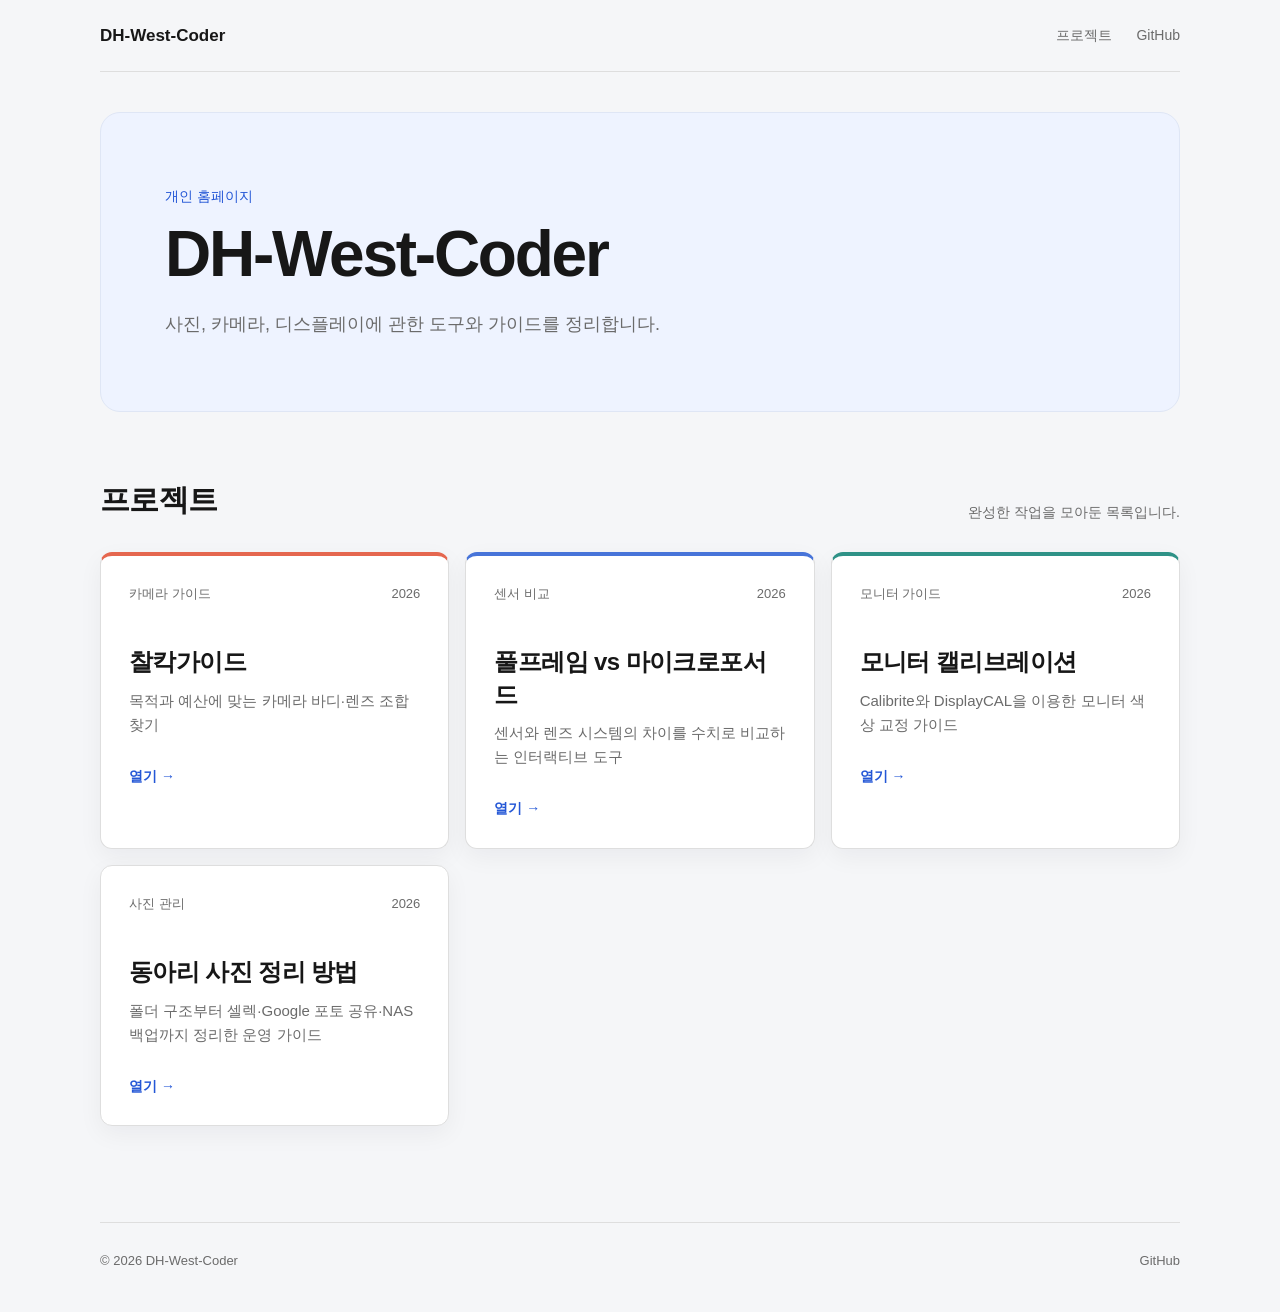
<file: index.html>
<!doctype html>
<html lang="ko">
<head>
  <meta charset="utf-8">
  <meta name="viewport" content="width=device-width, initial-scale=1">
  <meta name="description" content="DH-West-Coder의 사진, 카메라, 디스플레이 프로젝트를 모은 개인 홈페이지입니다.">
  <meta name="theme-color" content="#101114">
  <title>DH-West-Coder | 개인 홈페이지</title>
  <link rel="stylesheet" href="/assets/css/style.css">
</head>
<body>
  <a class="skip-link" href="#projects">프로젝트로 바로가기</a>

  <header class="site-header">
    <a class="brand" href="/" aria-label="홈으로 이동">DH-West-Coder</a>
    <nav aria-label="주요 메뉴">
      <a href="#projects">프로젝트</a>
      <a href="https://github.com/DH-WEST-Coder" target="_blank" rel="noreferrer">GitHub</a>
    </nav>
  </header>

  <main>
    <section class="hero" aria-labelledby="hero-title">
      <p class="eyebrow">개인 홈페이지</p>
      <h1 id="hero-title">DH-West-Coder</h1>
      <p class="hero-copy">
        사진, 카메라, 디스플레이에 관한 도구와 가이드를 정리합니다.
      </p>
    </section>

    <section class="projects" id="projects" aria-labelledby="projects-title">
      <div class="section-heading">
        <h2 id="projects-title">프로젝트</h2>
        <p>완성한 작업을 모아둔 목록입니다.</p>
      </div>

      <div class="project-grid">
        <a class="project-card" href="/camera/">
          <div class="project-meta">
            <span>카메라 가이드</span>
            <span>2026</span>
          </div>
          <h3>찰칵가이드</h3>
          <p>목적과 예산에 맞는 카메라 바디·렌즈 조합 찾기</p>
          <span class="card-action" aria-hidden="true">열기 →</span>
        </a>

        <a class="project-card" href="/camera/full-frame-vs-mft/">
          <div class="project-meta">
            <span>센서 비교</span>
            <span>2026</span>
          </div>
          <h3>풀프레임 vs 마이크로포서드</h3>
          <p>센서와 렌즈 시스템의 차이를 수치로 비교하는 인터랙티브 도구</p>
          <span class="card-action" aria-hidden="true">열기 →</span>
        </a>

        <a class="project-card" href="/monitor/">
          <div class="project-meta">
            <span>모니터 가이드</span>
            <span>2026</span>
          </div>
          <h3>모니터 캘리브레이션</h3>
          <p>Calibrite와 DisplayCAL을 이용한 모니터 색상 교정 가이드</p>
          <span class="card-action" aria-hidden="true">열기 →</span>
        </a>

        <a class="project-card" href="/photo-archive/">
          <div class="project-meta">
            <span>사진 관리</span>
            <span>2026</span>
          </div>
          <h3>동아리 사진 정리 방법</h3>
          <p>폴더 구조부터 셀렉·Google 포토 공유·NAS 백업까지 정리한 운영 가이드</p>
          <span class="card-action" aria-hidden="true">열기 →</span>
        </a>
      </div>
    </section>
  </main>

  <footer>
    <p>© 2026 DH-West-Coder</p>
    <a href="https://github.com/DH-WEST-coder" target="_blank" rel="noreferrer">GitHub</a>
  </footer>
</body>
</html>
</file>
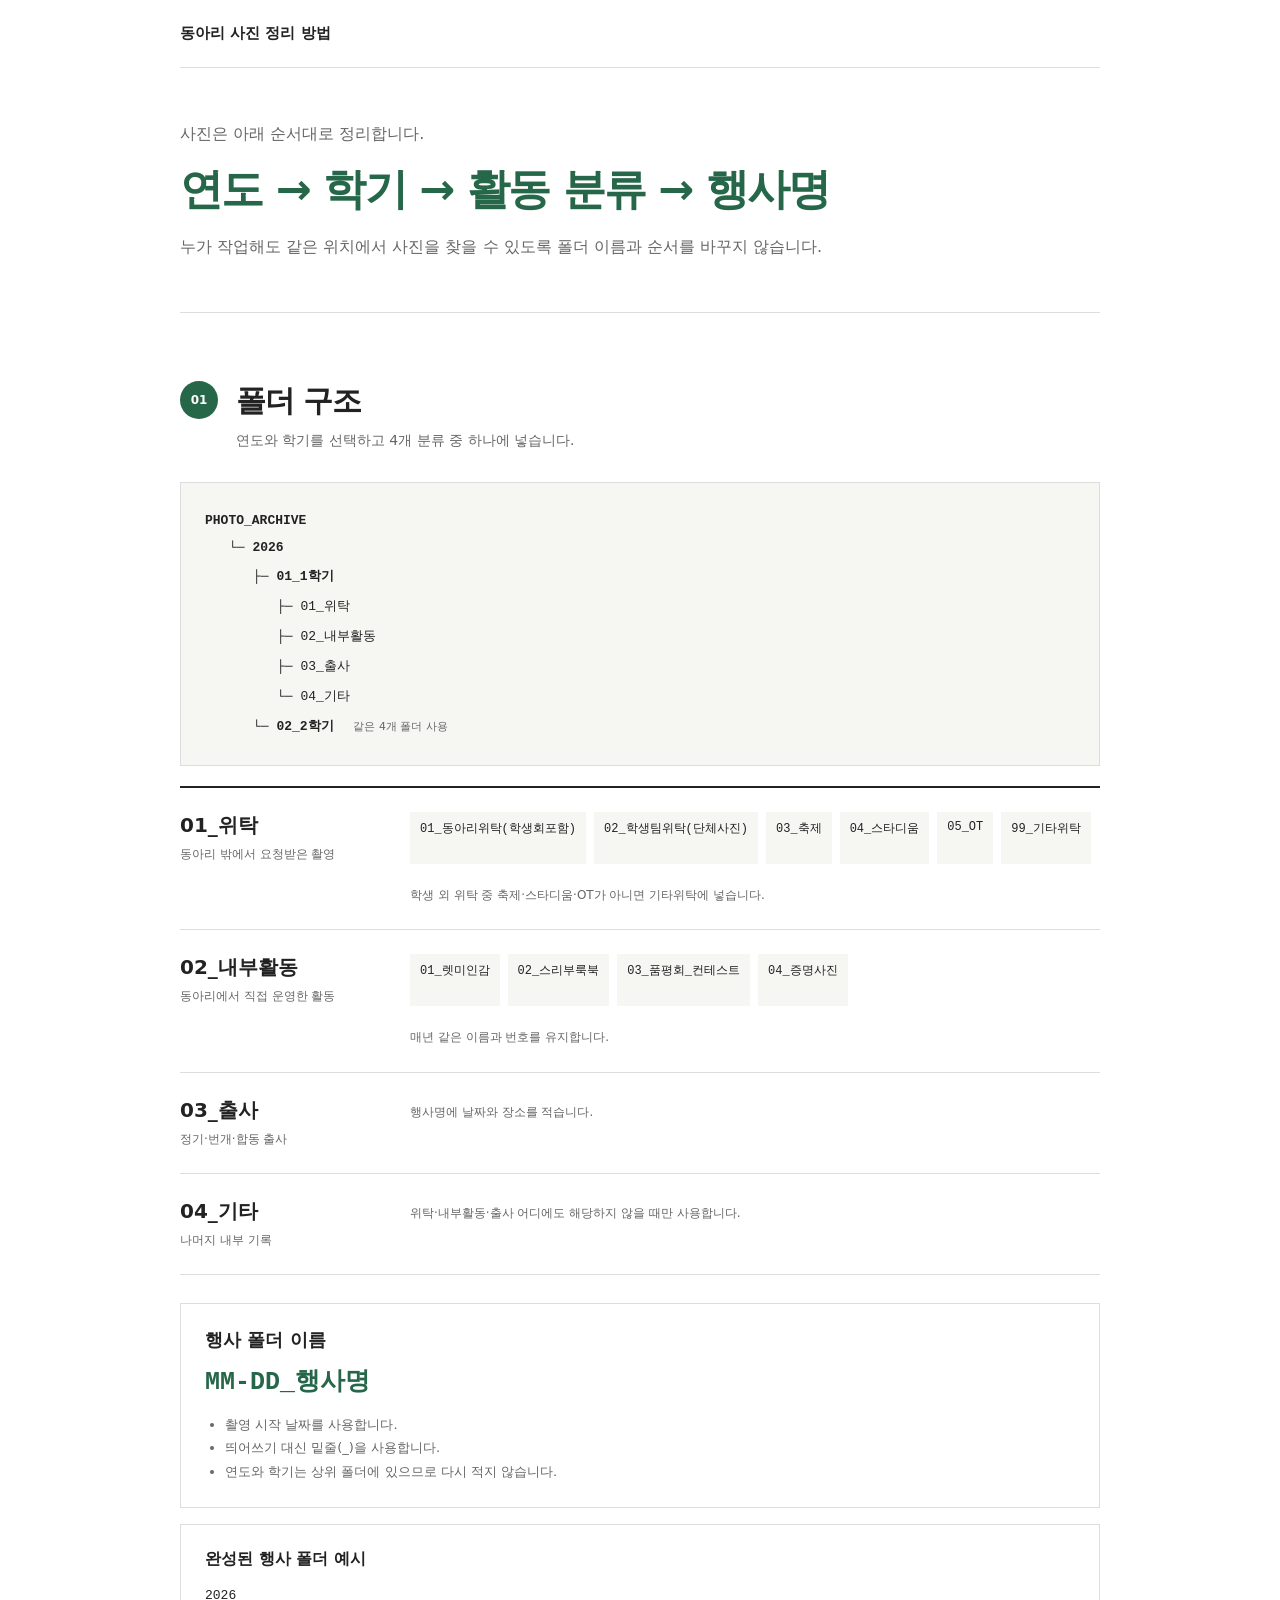
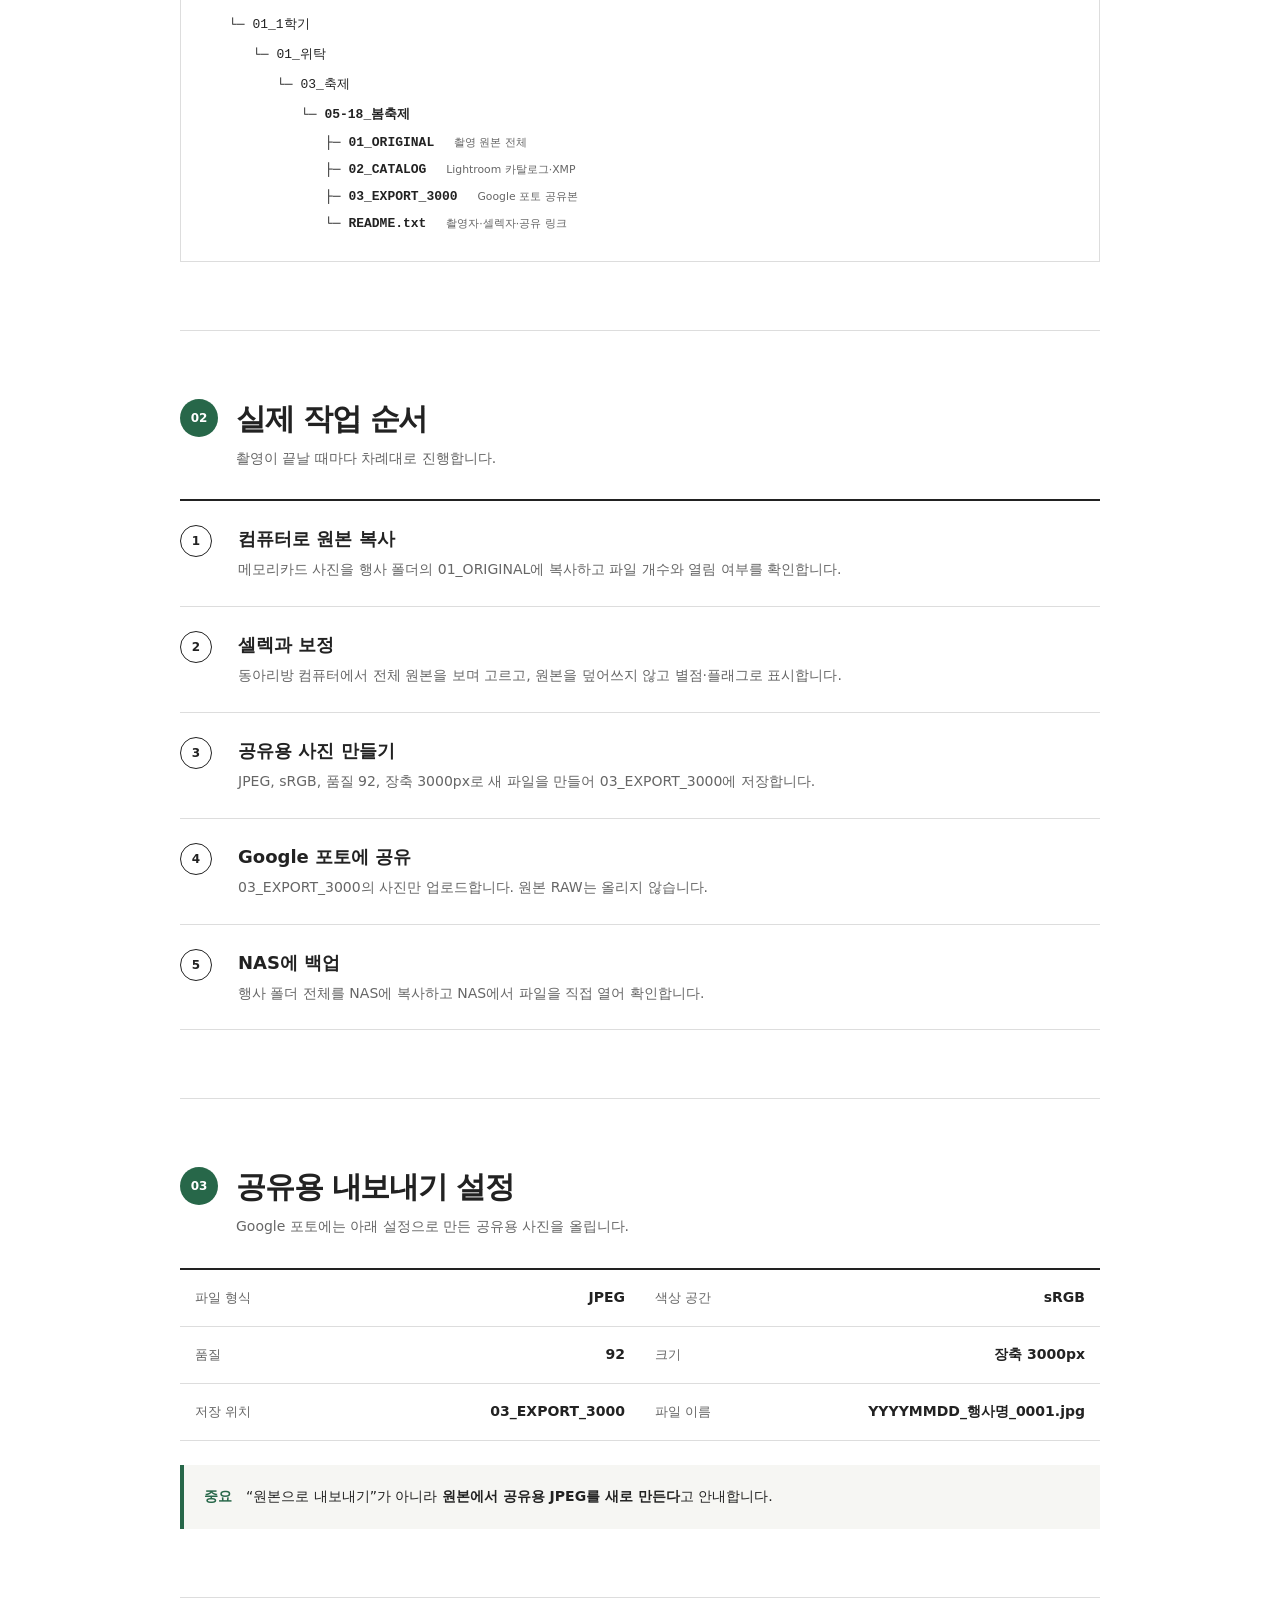
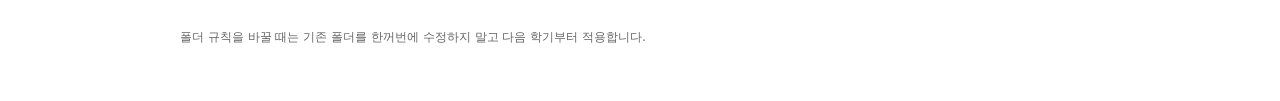
<file: photo-archive/index.html>
<!doctype html>
<html lang="ko">
<head>
  <meta charset="utf-8">
  <meta name="viewport" content="width=device-width, initial-scale=1">
  <meta name="description" content="동아리 사진의 폴더 구조, 셀렉, 공유용 내보내기와 NAS 백업 순서">
  <title>동아리 사진 정리 방법</title>
  <style>
    :root{--ink:#222;--muted:#666;--line:#ddd;--soft:#f6f6f3;--point:#276749}
    *{box-sizing:border-box}html{scroll-behavior:smooth}body{margin:0;color:var(--ink);font-family:Pretendard,"Apple SD Gothic Neo",system-ui,sans-serif;word-break:keep-all}
    main{width:min(920px,calc(100% - 40px));margin:auto}header{min-height:68px;display:flex;align-items:center;border-bottom:1px solid var(--line)}header b{font-size:15px}
    .intro{padding:52px 0;border-bottom:1px solid var(--line)}.intro p{margin:0;color:var(--muted);line-height:1.7}.intro strong{display:block;margin:14px 0;color:var(--point);font-size:clamp(26px,5vw,43px);letter-spacing:-.04em}
    section{padding:68px 0;border-bottom:1px solid var(--line)}.title{margin-bottom:30px;display:grid;grid-template-columns:42px 1fr;gap:14px}.title>span{width:38px;height:38px;display:grid;place-items:center;border-radius:50%;color:#fff;background:var(--point);font-size:12px;font-weight:800}
    h1{margin:0;font-size:30px;letter-spacing:-.04em}.title p{margin:7px 0 0;color:var(--muted);font-size:14px;line-height:1.6}
    .tree,.example{padding:24px;border:1px solid var(--line);background:var(--soft);overflow-x:auto;font-family:ui-monospace,SFMono-Regular,Menlo,monospace}.tree p,.example p{min-width:600px;margin:0;padding:6px 0;font-size:13px}.d1{padding-left:24px!important}.d2{padding-left:48px!important}.d3{padding-left:72px!important}.d4{padding-left:96px!important}.d5{padding-left:120px!important}.tree small,.example small{margin-left:12px;color:var(--muted);font-family:system-ui,sans-serif}
    .groups{margin-top:20px;border-top:2px solid var(--ink)}article{padding:24px 0;display:grid;grid-template-columns:200px 1fr;gap:16px 30px;border-bottom:1px solid var(--line)}article h2{margin:0;font-size:20px}article>div>p,article>small{margin:6px 0 0;color:var(--muted);font-size:12px;line-height:1.6}article ul{margin:0;padding:0;display:flex;flex-wrap:wrap;gap:8px;list-style:none}article li{padding:8px 10px;background:var(--soft);font:12px ui-monospace,SFMono-Regular,Menlo,monospace}article>small{grid-column:2}
    .rule{margin-top:28px;padding:24px;border:1px solid var(--line)}.rule h2{margin:0 0 12px;font-size:18px}.rule code{color:var(--point);font-size:25px;font-weight:800}.rule ul{margin:16px 0 0;padding-left:20px;color:var(--muted);font-size:13px;line-height:1.8}.example{margin-top:16px;background:#fff}.example>strong{display:block;margin-bottom:12px;font-family:system-ui,sans-serif}
    ol{margin:0;padding:0;border-top:2px solid var(--ink);list-style:none}ol li{padding:24px 0;display:grid;grid-template-columns:42px 1fr;gap:16px;border-bottom:1px solid var(--line)}ol li>span{width:32px;height:32px;display:grid;place-items:center;border:1px solid var(--ink);border-radius:50%;font-size:12px;font-weight:800}ol h2{margin:2px 0 7px;font-size:18px}ol p{margin:0;color:var(--muted);font-size:14px;line-height:1.7}
    dl{margin:0;display:grid;grid-template-columns:1fr 1fr;border-top:2px solid var(--ink)}dl div{padding:19px 15px;display:flex;justify-content:space-between;border-bottom:1px solid var(--line)}dt{color:var(--muted);font-size:13px}dd{margin:0;font-size:14px;font-weight:800;text-align:right}
    .important{margin-top:24px;padding:20px;border-left:4px solid var(--point);background:var(--soft);font-size:14px;line-height:1.7}.important b{margin-right:14px;color:var(--point)}footer{padding:30px 0 50px;color:var(--muted);font-size:12px;line-height:1.6}
    @media(max-width:620px){main{width:calc(100% - 28px)}section{padding:54px 0}.title{grid-template-columns:36px 1fr}.title>span{width:32px;height:32px}h1{font-size:26px}article{grid-template-columns:1fr}article>small{grid-column:1}dl{grid-template-columns:1fr}}
  </style>
</head>
<body>
<main>
  <header><b>동아리 사진 정리 방법</b></header>
  <div class="intro">
    <p>사진은 아래 순서대로 정리합니다.</p>
    <strong>연도 → 학기 → 활동 분류 → 행사명</strong>
    <p>누가 작업해도 같은 위치에서 사진을 찾을 수 있도록 폴더 이름과 순서를 바꾸지 않습니다.</p>
  </div>

  <section>
    <div class="title"><span>01</span><div><h1>폴더 구조</h1><p>연도와 학기를 선택하고 4개 분류 중 하나에 넣습니다.</p></div></div>
    <div class="tree">
      <p><b>PHOTO_ARCHIVE</b></p>
      <p class="d1">└─ <b>2026</b></p>
      <p class="d2">├─ <b>01_1학기</b></p>
      <p class="d3">├─ 01_위탁</p><p class="d3">├─ 02_내부활동</p><p class="d3">├─ 03_출사</p><p class="d3">└─ 04_기타</p>
      <p class="d2">└─ <b>02_2학기</b> <small>같은 4개 폴더 사용</small></p>
    </div>
    <div class="groups">
      <article><div><h2>01_위탁</h2><p>동아리 밖에서 요청받은 촬영</p></div><ul><li>01_동아리위탁(학생회포함)</li><li>02_학생팀위탁(단체사진)</li><li>03_축제</li><li>04_스타디움</li><li>05_OT</li><li>99_기타위탁</li></ul><small>학생 외 위탁 중 축제·스타디움·OT가 아니면 기타위탁에 넣습니다.</small></article>
      <article><div><h2>02_내부활동</h2><p>동아리에서 직접 운영한 활동</p></div><ul><li>01_렛미인감</li><li>02_스리부룩북</li><li>03_품평회_컨테스트</li><li>04_증명사진</li></ul><small>매년 같은 이름과 번호를 유지합니다.</small></article>
      <article><div><h2>03_출사</h2><p>정기·번개·합동 출사</p></div><small>행사명에 날짜와 장소를 적습니다.</small></article>
      <article><div><h2>04_기타</h2><p>나머지 내부 기록</p></div><small>위탁·내부활동·출사 어디에도 해당하지 않을 때만 사용합니다.</small></article>
    </div>
    <div class="rule"><h2>행사 폴더 이름</h2><code>MM-DD_행사명</code><ul><li>촬영 시작 날짜를 사용합니다.</li><li>띄어쓰기 대신 밑줄(_)을 사용합니다.</li><li>연도와 학기는 상위 폴더에 있으므로 다시 적지 않습니다.</li></ul></div>
    <div class="example">
      <strong>완성된 행사 폴더 예시</strong>
      <p>2026</p><p class="d1">└─ 01_1학기</p><p class="d2">└─ 01_위탁</p><p class="d3">└─ 03_축제</p><p class="d4">└─ <b>05-18_봄축제</b></p>
      <p class="d5">├─ <b>01_ORIGINAL</b> <small>촬영 원본 전체</small></p><p class="d5">├─ <b>02_CATALOG</b> <small>Lightroom 카탈로그·XMP</small></p><p class="d5">├─ <b>03_EXPORT_3000</b> <small>Google 포토 공유본</small></p><p class="d5">└─ <b>README.txt</b> <small>촬영자·셀렉자·공유 링크</small></p>
    </div>
  </section>

  <section>
    <div class="title"><span>02</span><div><h1>실제 작업 순서</h1><p>촬영이 끝날 때마다 차례대로 진행합니다.</p></div></div>
    <ol>
      <li><span>1</span><div><h2>컴퓨터로 원본 복사</h2><p>메모리카드 사진을 행사 폴더의 01_ORIGINAL에 복사하고 파일 개수와 열림 여부를 확인합니다.</p></div></li>
      <li><span>2</span><div><h2>셀렉과 보정</h2><p>동아리방 컴퓨터에서 전체 원본을 보며 고르고, 원본을 덮어쓰지 않고 별점·플래그로 표시합니다.</p></div></li>
      <li><span>3</span><div><h2>공유용 사진 만들기</h2><p>JPEG, sRGB, 품질 92, 장축 3000px로 새 파일을 만들어 03_EXPORT_3000에 저장합니다.</p></div></li>
      <li><span>4</span><div><h2>Google 포토에 공유</h2><p>03_EXPORT_3000의 사진만 업로드합니다. 원본 RAW는 올리지 않습니다.</p></div></li>
      <li><span>5</span><div><h2>NAS에 백업</h2><p>행사 폴더 전체를 NAS에 복사하고 NAS에서 파일을 직접 열어 확인합니다.</p></div></li>
    </ol>
  </section>

  <section>
    <div class="title"><span>03</span><div><h1>공유용 내보내기 설정</h1><p>Google 포토에는 아래 설정으로 만든 공유용 사진을 올립니다.</p></div></div>
    <dl><div><dt>파일 형식</dt><dd>JPEG</dd></div><div><dt>색상 공간</dt><dd>sRGB</dd></div><div><dt>품질</dt><dd>92</dd></div><div><dt>크기</dt><dd>장축 3000px</dd></div><div><dt>저장 위치</dt><dd>03_EXPORT_3000</dd></div><div><dt>파일 이름</dt><dd>YYYYMMDD_행사명_0001.jpg</dd></div></dl>
    <div class="important"><b>중요</b>“원본으로 내보내기”가 아니라 <strong>원본에서 공유용 JPEG를 새로 만든다</strong>고 안내합니다.</div>
  </section>
  <footer>폴더 규칙을 바꿀 때는 기존 폴더를 한꺼번에 수정하지 말고 다음 학기부터 적용합니다.</footer>
</main>
</body>
</html>
</file>
<file: assets/css/style.css>
:root {
  --background: #f5f6f8;
  --surface: #ffffff;
  --text: #171717;
  --muted: #6b6b6b;
  --line: #dedede;
  --accent: #2457d6;
}

* {
  box-sizing: border-box;
}

html {
  scroll-behavior: smooth;
}

body {
  margin: 0;
  background: var(--background);
  color: var(--text);
  font-family: -apple-system, BlinkMacSystemFont, "Pretendard", "Noto Sans KR", sans-serif;
  line-height: 1.6;
}

a {
  color: inherit;
  text-decoration: none;
}

a:focus-visible {
  outline: 3px solid var(--accent);
  outline-offset: 3px;
}

.skip-link {
  position: fixed;
  top: 8px;
  left: 8px;
  z-index: 10;
  padding: 8px 12px;
  background: var(--text);
  color: white;
  transform: translateY(-150%);
}

.skip-link:focus {
  transform: translateY(0);
}

.site-header,
main,
footer {
  width: min(100% - 40px, 1080px);
  margin: 0 auto;
}

.site-header {
  display: flex;
  align-items: center;
  justify-content: space-between;
  height: 72px;
  border-bottom: 1px solid var(--line);
  background: var(--background);
}

.brand {
  font-size: 17px;
  font-weight: 700;
}

nav {
  display: flex;
  gap: 24px;
  color: var(--muted);
  font-size: 14px;
}

nav a:hover {
  color: var(--text);
}

.hero {
  margin-top: 40px;
  padding: 72px 64px;
  border: 1px solid #dfe6f5;
  border-radius: 20px;
  background: #eef3ff;
}

.eyebrow {
  margin: 0 0 12px;
  color: var(--accent);
  font-size: 14px;
}

.hero h1 {
  margin: 0;
  font-size: clamp(40px, 7vw, 64px);
  font-weight: 700;
  letter-spacing: -.035em;
  line-height: 1.1;
}

.hero-copy {
  max-width: 560px;
  margin: 20px 0 0;
  color: var(--muted);
  font-size: 18px;
}

.projects {
  padding: 64px 0 96px;
}

.section-heading {
  display: flex;
  align-items: end;
  justify-content: space-between;
  gap: 24px;
  margin-bottom: 28px;
}

.section-heading h2 {
  margin: 0;
  font-size: 30px;
  letter-spacing: -.025em;
}

.section-heading p {
  margin: 0;
  color: var(--muted);
  font-size: 14px;
}

.project-grid {
  display: grid;
  grid-template-columns: repeat(3, 1fr);
  gap: 16px;
}

.project-card {
  min-height: 250px;
  padding: 28px;
  border: 1px solid var(--line);
  border-radius: 12px;
  background: var(--surface);
  box-shadow: 0 8px 24px rgb(20 28 45 / 5%);
  transition: border-color .15s ease, transform .15s ease, box-shadow .15s ease;
}

.project-card:hover {
  border-color: #a9b9dc;
  transform: translateY(-2px);
  box-shadow: 0 12px 30px rgb(20 28 45 / 9%);
}

.project-card:nth-child(1) {
  border-top: 4px solid #e5674f;
}

.project-card:nth-child(2) {
  border-top: 4px solid #4774d9;
}

.project-card:nth-child(3) {
  border-top: 4px solid #2f9287;
}

.project-meta {
  display: flex;
  justify-content: space-between;
  margin-bottom: 42px;
  color: var(--muted);
  font-size: 13px;
}

.project-card h3 {
  margin: 0 0 10px;
  font-size: 24px;
  line-height: 1.35;
  letter-spacing: -.025em;
}

.project-card p {
  margin: 0;
  color: var(--muted);
  font-size: 15px;
}

.card-action {
  display: block;
  margin-top: 28px;
  color: var(--accent);
  font-size: 14px;
  font-weight: 600;
}

footer {
  display: flex;
  justify-content: space-between;
  padding: 28px 0 40px;
  border-top: 1px solid var(--line);
  color: var(--muted);
  font-size: 13px;
}

footer p {
  margin: 0;
}

footer a:hover {
  color: var(--text);
}

@media (max-width: 680px) {
  .site-header,
  main,
  footer {
    width: min(100% - 32px, 1000px);
  }

  .hero {
    margin-top: 24px;
    padding: 48px 28px;
    border-radius: 14px;
  }

  .hero h1 {
    font-size: 42px;
  }

  .hero-copy {
    font-size: 16px;
  }

  .projects {
    padding: 56px 0 72px;
  }

  .section-heading {
    display: block;
  }

  .section-heading p {
    margin-top: 8px;
  }

  .project-grid {
    grid-template-columns: 1fr;
  }

  .project-card {
    min-height: 220px;
  }
}

@media (prefers-reduced-motion: reduce) {
  html {
    scroll-behavior: auto;
  }

  * {
    transition: none !important;
  }
}
</file>
